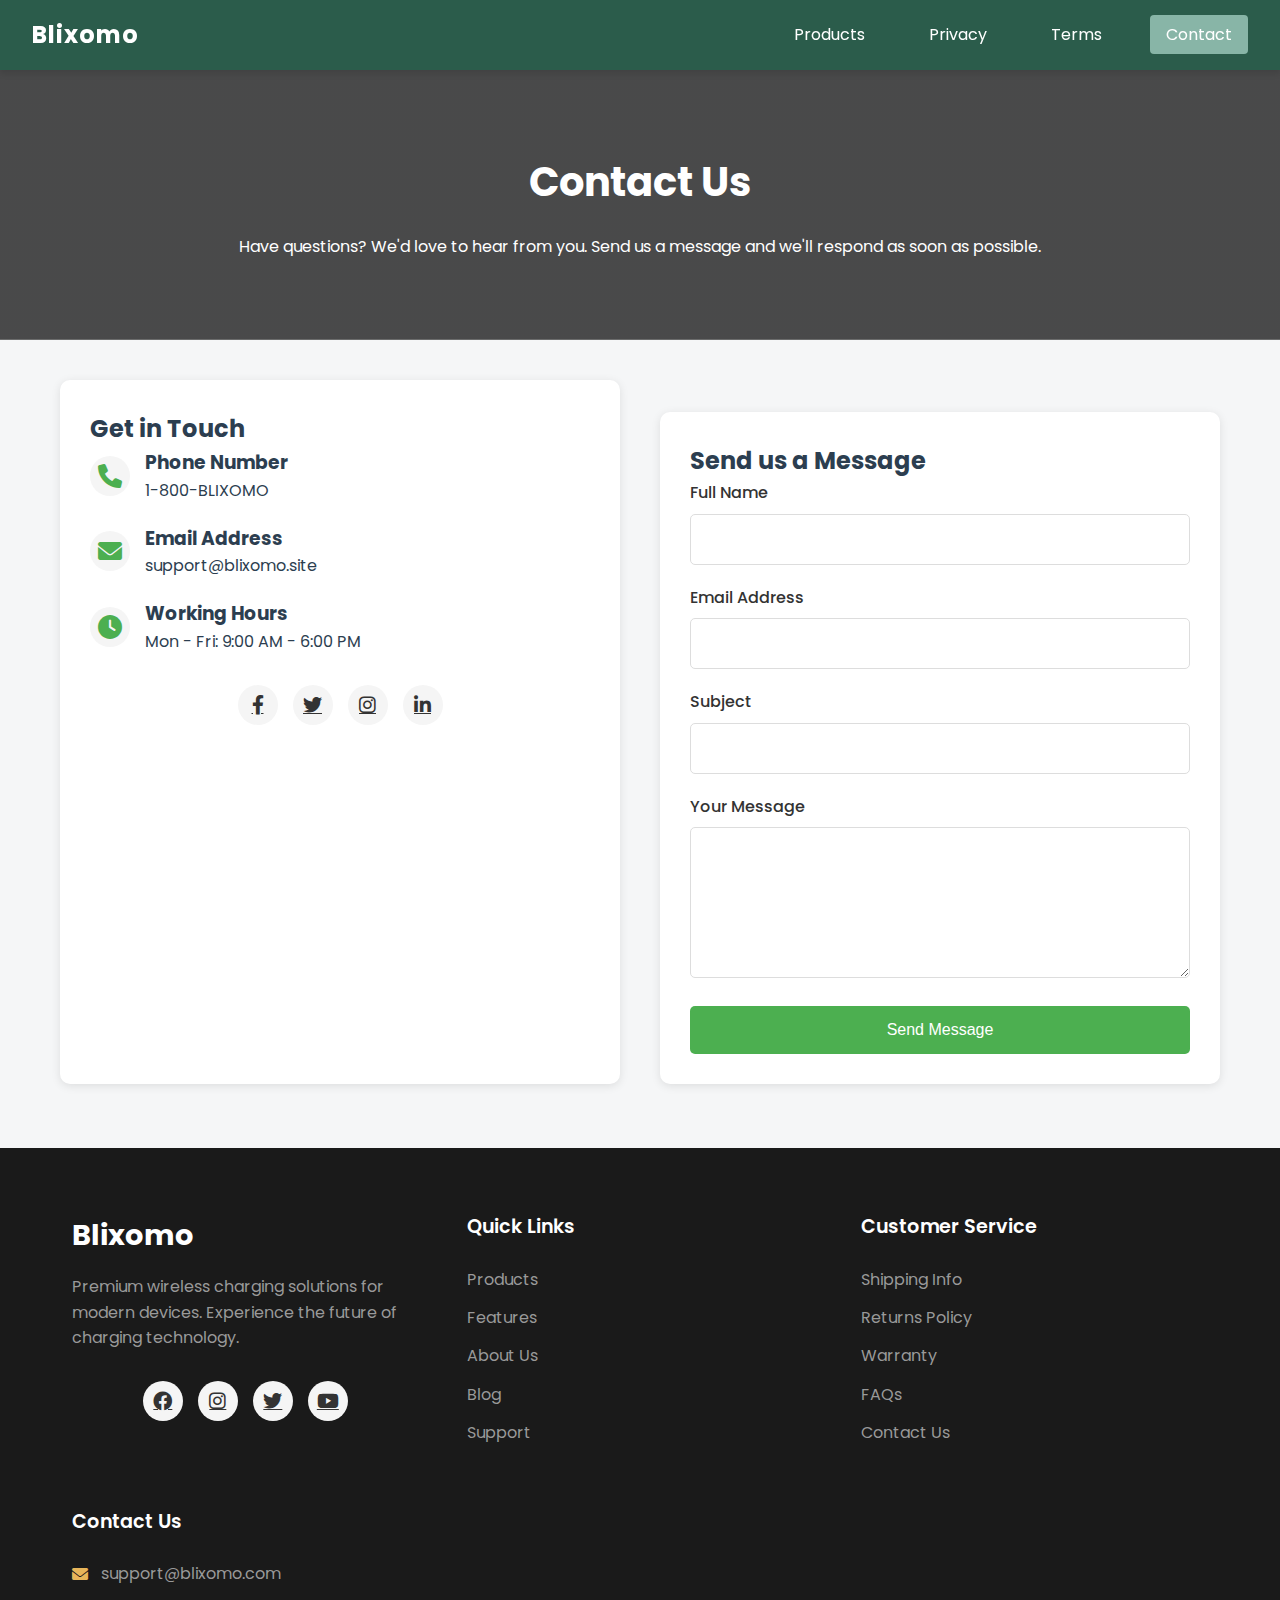
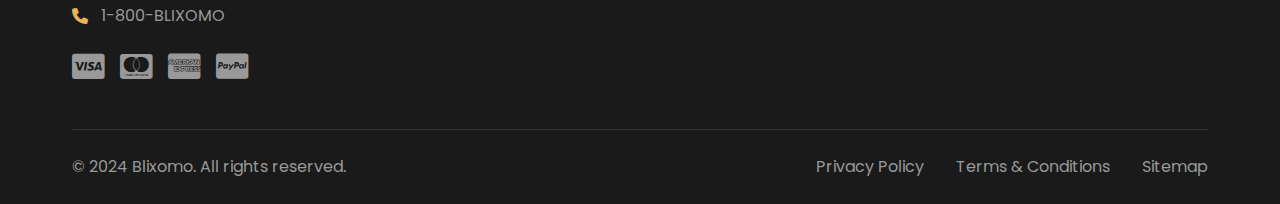
<file: contact.html>
<!DOCTYPE html>
<html lang="en">
<head>
    <meta charset="UTF-8">
    <meta name="viewport" content="width=device-width, initial-scale=1.0">
    <title>Contact Us - Blixomo</title>
    <link rel="preconnect" href="https://fonts.googleapis.com">
    <link rel="preconnect" href="https://fonts.gstatic.com" crossorigin>
    <link href="https://fonts.googleapis.com/css2?family=Poppins:wght@300;400;500;600;700&display=swap" rel="stylesheet">
    <link rel="stylesheet" href="https://cdnjs.cloudflare.com/ajax/libs/font-awesome/6.0.0/css/all.min.css">
    <link rel="stylesheet" href="styles.css">
    <style>
        .contact-hero {
            background: linear-gradient(rgba(0,0,0,0.7), rgba(0,0,0,0.7)), url('https://images.unsplash.com/photo-1423666639041-f56000c27a9a?ixlib=rb-1.2.1&auto=format&fit=crop&w=1350&q=80');
            background-size: cover;
            background-position: center;
            color: white;
            text-align: center;
            padding: 80px 20px;
        }

        .contact-hero h1 {
            font-size: 2.5em;
            margin-bottom: 20px;
        }

        .contact-section {
            max-width: 1200px;
            margin: 40px auto;
            padding: 0 20px;
            display: grid;
            grid-template-columns: 1fr 1fr;
            gap: 40px;
        }

        .contact-info-box {
            background: white;
            padding: 30px;
            border-radius: 10px;
            box-shadow: 0 2px 10px rgba(0,0,0,0.1);
        }

        .contact-info-item {
            display: flex;
            align-items: center;
            margin-bottom: 20px;
        }

        .contact-info-item i {
            font-size: 24px;
            color: #4CAF50;
            margin-right: 15px;
            width: 40px;
            height: 40px;
            background: #f5f5f5;
            border-radius: 50%;
            display: flex;
            align-items: center;
            justify-content: center;
        }

        .contact-form {
            background: white;
            padding: 30px;
            border-radius: 10px;
            box-shadow: 0 2px 10px rgba(0,0,0,0.1);
        }

        .form-group {
            margin-bottom: 20px;
        }

        .form-group label {
            display: block;
            margin-bottom: 8px;
            color: #333;
            font-weight: 500;
        }

        .form-group input,
        .form-group textarea {
            width: 100%;
            padding: 12px;
            border: 1px solid #ddd;
            border-radius: 5px;
            font-family: 'Poppins', sans-serif;
            font-size: 1em;
        }

        .form-group textarea {
            resize: vertical;
            min-height: 120px;
        }

        .submit-btn {
            background-color: #4CAF50;
            color: white;
            padding: 15px 30px;
            border: none;
            border-radius: 5px;
            cursor: pointer;
            font-size: 1em;
            font-weight: 500;
            transition: background-color 0.3s;
            width: 100%;
        }

        .submit-btn:hover {
            background-color: #45a049;
        }

        .social-links {
            margin-top: 30px;
            display: flex;
            gap: 15px;
            justify-content: center;
        }

        .social-links a {
            width: 40px;
            height: 40px;
            background: #f5f5f5;
            border-radius: 50%;
            display: flex;
            align-items: center;
            justify-content: center;
            color: #333;
            transition: all 0.3s;
        }

        .social-links a:hover {
            background: #4CAF50;
            color: white;
        }

        .success-message {
            display: none;
            background: #4CAF50;
            color: white;
            padding: 15px;
            border-radius: 5px;
            margin-top: 20px;
            text-align: center;
        }

        @media (max-width: 768px) {
            .contact-section {
                grid-template-columns: 1fr;
            }
        }
    </style>
</head>
<body>
    <header class="header">
        <nav class="navbar">
            <div class="logo">
                <a href="index.html">Blixomo</a>
            </div>
            <ul>
                <li><a href="/products.html">Products</a></li>
                <li><a href="privacy.html">Privacy</a></li>
                <li><a href="terms.html">Terms</a></li>
                <li><a href="contact.html" class="active">Contact</a></li>
            </ul>
        </nav>
    </header>

    <main>
        <section class="contact-hero">
            <h1>Contact Us</h1>
            <p>Have questions? We'd love to hear from you. Send us a message and we'll respond as soon as possible.</p>
        </section>
        
        <section class="contact-section">
            <div class="contact-info-box">
                <h2>Get in Touch</h2>
                <!-- <div class="contact-info-item">
                    <i class="fas fa-map-marker-alt"></i>
                    <div>
                        <h3>Our Location</h3>
                        <p>123 Tech Street, Silicon Valley, CA 94025</p>
                    </div>
                </div> -->
                <div class="contact-info-item">
                    <i class="fas fa-phone"></i>
                    <div>
                        <h3>Phone Number</h3>
                        <p>1-800-BLIXOMO</p>
                    </div>
                </div>
                <div class="contact-info-item">
                    <i class="fas fa-envelope"></i>
                    <div>
                        <h3>Email Address</h3>
                        <p>support@blixomo.site</p>
                    </div>
                </div>
                <div class="contact-info-item">
                    <i class="fas fa-clock"></i>
                    <div>
                        <h3>Working Hours</h3>
                        <p>Mon - Fri: 9:00 AM - 6:00 PM</p>
                    </div>
                </div>
                <div class="social-links">
                    <a href="#"><i class="fab fa-facebook-f"></i></a>
                    <a href="#"><i class="fab fa-twitter"></i></a>
                    <a href="#"><i class="fab fa-instagram"></i></a>
                    <a href="#"><i class="fab fa-linkedin-in"></i></a>
                </div>
            </div>

            <form id="contactForm" class="contact-form">
                <h2>Send us a Message</h2>
                <div class="form-group">
                    <label for="name">Full Name</label>
                    <input type="text" id="name" name="name" required>
                </div>

                <div class="form-group">
                    <label for="email">Email Address</label>
                    <input type="email" id="email" name="email" required>
                </div>

                <div class="form-group">
                    <label for="subject">Subject</label>
                    <input type="text" id="subject" name="subject" required>
                </div>

                <div class="form-group">
                    <label for="message">Your Message</label>
                    <textarea id="message" name="message" rows="5" required></textarea>
                </div>

                <button type="submit" class="submit-btn">Send Message</button>
                <div class="success-message" id="successMessage">
                    Thank you for your message! We'll get back to you soon.
                </div>
            </form>
        </section>
    </main>

    <footer class="footer">
        <div class="footer-content">
            <div class="footer-grid">
                <!-- Company Info -->
                <div class="footer-section">
                    <div class="footer-logo">
                        <span>Blixomo</span>
                    </div>
                    <p class="company-desc">Premium wireless charging solutions for modern devices. Experience the future of charging technology.</p>
                    <div class="social-links">
                        <a href="#" aria-label="Facebook"><i class="fab fa-facebook"></i></a>
                        <a href="#" aria-label="Instagram"><i class="fab fa-instagram"></i></a>
                        <a href="#" aria-label="Twitter"><i class="fab fa-twitter"></i></a>
                        <a href="#" aria-label="YouTube"><i class="fab fa-youtube"></i></a>
                    </div>
                </div>

                <!-- Quick Links -->
                <div class="footer-section">
                    <h3>Quick Links</h3>
                    <ul>
                        <li><a href="#products">Products</a></li>
                        <li><a href="#features">Features</a></li>
                        <li><a href="#about">About Us</a></li>
                        <li><a href="blog.html">Blog</a></li>
                        <li><a href="support.html">Support</a></li>
                    </ul>
                </div>

                <!-- Customer Service -->
                <div class="footer-section">
                    <h3>Customer Service</h3>
                    <ul>
                        <li><a href="shipping.html">Shipping Info</a></li>
                        <li><a href="returns.html">Returns Policy</a></li>
                        <li><a href="warranty.html">Warranty</a></li>
                        <li><a href="faq.html">FAQs</a></li>
                        <li><a href="contact.html">Contact Us</a></li>
                    </ul>
                </div>

                <!-- Contact Info -->
                <div class="footer-section">
                    <h3>Contact Us</h3>
                    <div class="contact-info">
                        <p><i class="fas fa-envelope"></i> support@blixomo.com</p>
                        <p><i class="fas fa-phone"></i> 1-800-BLIXOMO</p>
                       
                    </div>
                    <div class="payment-methods">
                        <i class="fab fa-cc-visa"></i>
                        <i class="fab fa-cc-mastercard"></i>
                        <i class="fab fa-cc-amex"></i>
                        <i class="fab fa-cc-paypal"></i>
                    </div>
                </div>
            </div>

            <!-- Bottom Footer -->
            <div class="footer-bottom">
                <div class="footer-bottom-content">
                    <p>&copy; 2024 Blixomo. All rights reserved.</p>
                    <div class="footer-bottom-links">
                        <a href="privacy.html">Privacy Policy</a>
                        <a href="terms.html">Terms & Conditions</a>
                        <a href="sitemap.html">Sitemap</a>
                    </div>
                </div>
            </div>
        </div>
    </footer>

    <script>
        document.getElementById('contactForm').addEventListener('submit', function(e) {
            e.preventDefault();
            // Here you would typically send the form data to your server
            
            // Show success message
            document.getElementById('successMessage').style.display = 'block';
            
            // Clear form
            this.reset();
            
            // Hide success message after 5 seconds
            setTimeout(() => {
                document.getElementById('successMessage').style.display = 'none';
            }, 5000);
        });
    </script>
</body>
</html>
</file>
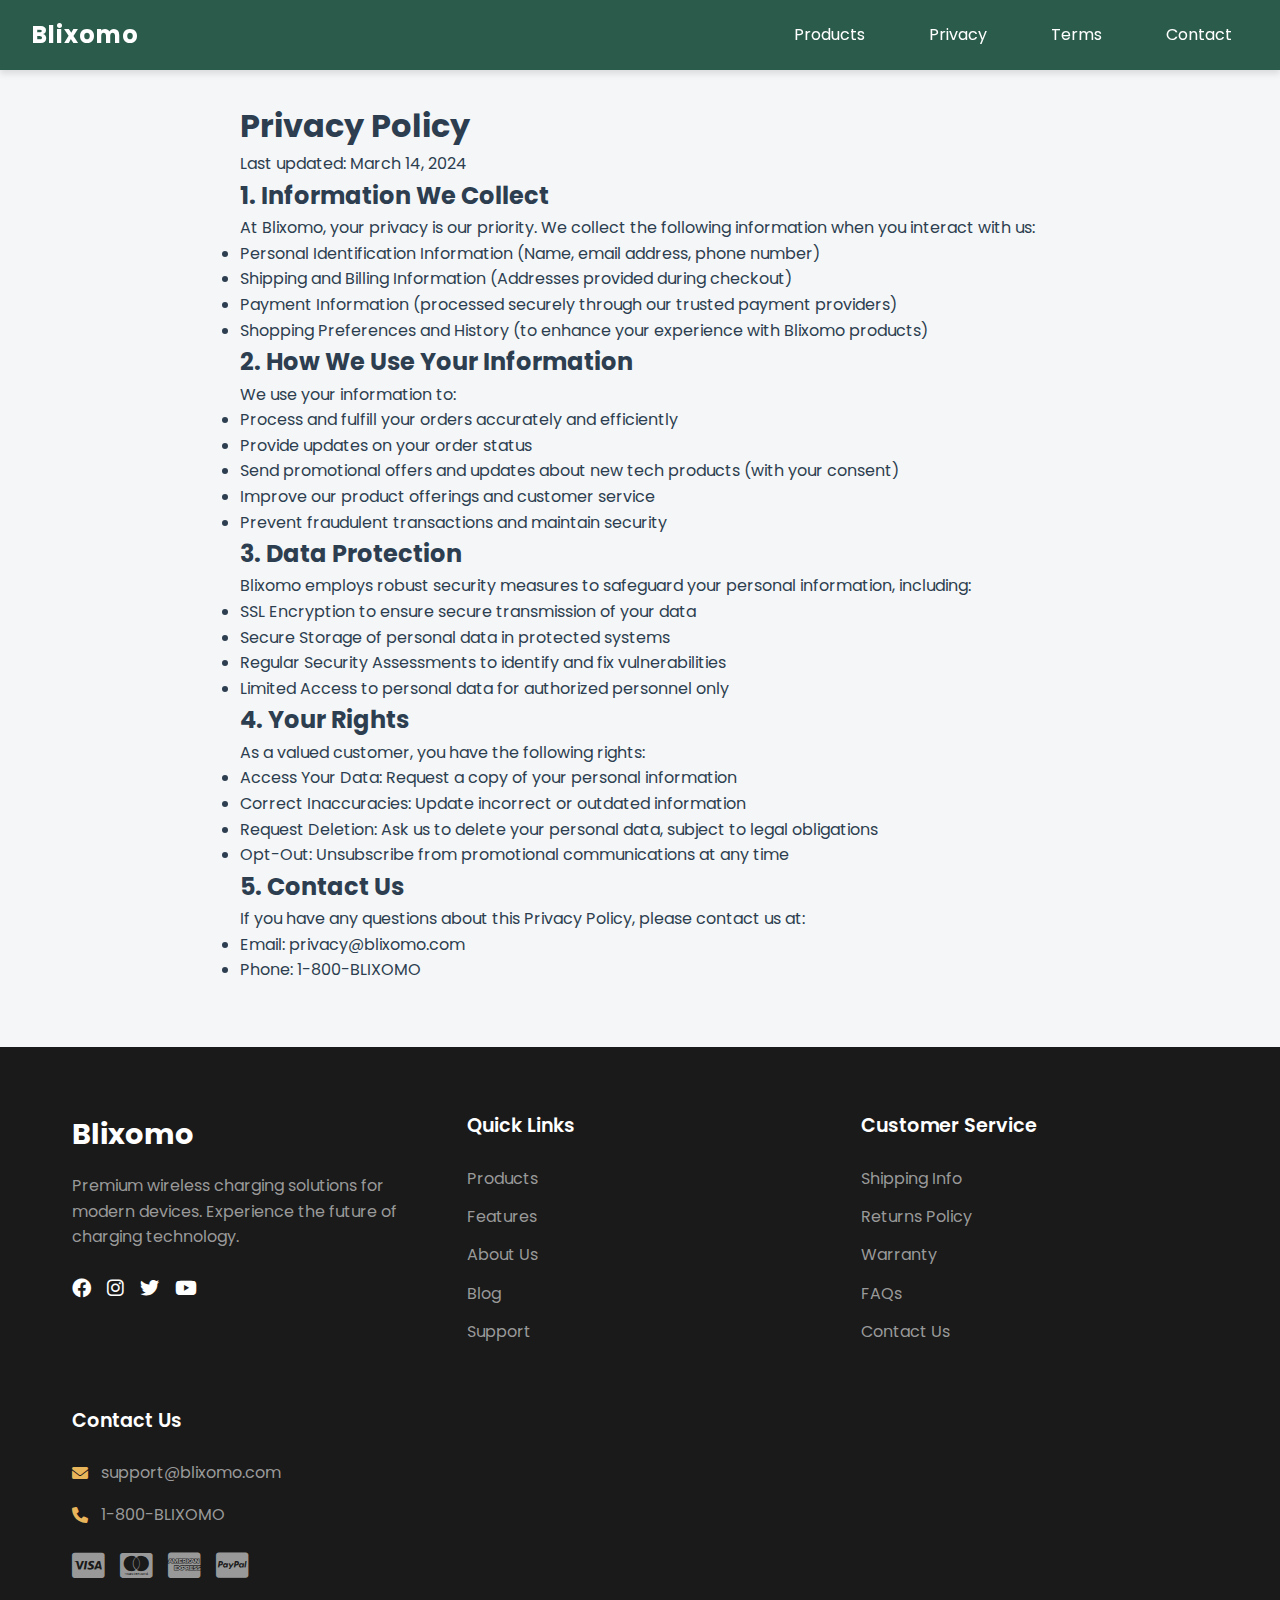
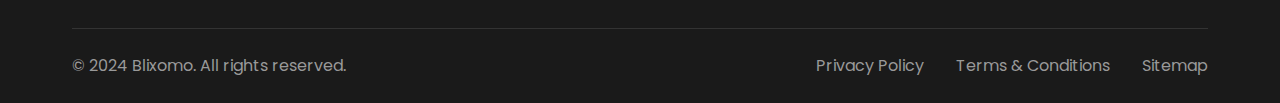
<file: privacy.html>
<!DOCTYPE html>
<html lang="en">
<head>
    <meta charset="UTF-8">
    <meta name="viewport" content="width=device-width, initial-scale=1.0">
    <title>Blixomo - Smart Charging Solutions</title>
    <link rel="preconnect" href="https://fonts.googleapis.com">
    <link rel="preconnect" href="https://fonts.gstatic.com" crossorigin>
    <link href="https://fonts.googleapis.com/css2?family=Poppins:wght@300;400;500;600;700&display=swap" rel="stylesheet">
    <link rel="stylesheet" href="https://cdnjs.cloudflare.com/ajax/libs/font-awesome/6.0.0/css/all.min.css">
    <link rel="stylesheet" href="styles.css">
</head>
<body>
    <header class="header">
        <nav class="navbar">
            <div class="logo">
                <a href="index.html">Blixomo</a>
            </div>
            <ul>
                <!-- <li><a href="#" class="active">Home</a></li> -->
                <li><a href="/products.html">Products</a></li>
                <!-- <li><a href="#features">Features</a></li> -->
                <li><a href="privacy.html">Privacy</a></li>
                <li><a href="terms.html">Terms</a></li>
                <li><a href="contact.html">Contact</a></li>
            </ul>
        </nav>
    </header>

    <main class="legal-content">
       <article>
    <h1>Privacy Policy</h1>
    <p class="last-updated">Last updated: March 14, 2024</p>
    
    <section>
        <h2>1. Information We Collect</h2>
        <p>At Blixomo, your privacy is our priority. We collect the following information when you interact with us:</p>
        <ul>
            <li>Personal Identification Information (Name, email address, phone number)</li>
            <li>Shipping and Billing Information (Addresses provided during checkout)</li>
            <li>Payment Information (processed securely through our trusted payment providers)</li>
            <li>Shopping Preferences and History (to enhance your experience with Blixomo products)</li>
        </ul>
    </section>

    <section>
        <h2>2. How We Use Your Information</h2>
        <p>We use your information to:</p>
        <ul>
            <li>Process and fulfill your orders accurately and efficiently</li>
            <li>Provide updates on your order status</li>
            <li>Send promotional offers and updates about new tech products (with your consent)</li>
            <li>Improve our product offerings and customer service</li>
            <li>Prevent fraudulent transactions and maintain security</li>
        </ul>
    </section>

    <section>
        <h2>3. Data Protection</h2>
        <p>Blixomo employs robust security measures to safeguard your personal information, including:</p>
        <ul>
            <li>SSL Encryption to ensure secure transmission of your data</li>
            <li>Secure Storage of personal data in protected systems</li>
            <li>Regular Security Assessments to identify and fix vulnerabilities</li>
            <li>Limited Access to personal data for authorized personnel only</li>
        </ul>
    </section>

    <section>
        <h2>4. Your Rights</h2>
        <p>As a valued customer, you have the following rights:</p>
        <ul>
            <li>Access Your Data: Request a copy of your personal information</li>
            <li>Correct Inaccuracies: Update incorrect or outdated information</li>
            <li>Request Deletion: Ask us to delete your personal data, subject to legal obligations</li>
            <li>Opt-Out: Unsubscribe from promotional communications at any time</li>
        </ul>
    </section>

    <section>
        <h2>5. Contact Us</h2>
        <p>If you have any questions about this Privacy Policy, please contact us at:</p>
        <ul>
            <li>Email: privacy@blixomo.com</li>
            <li>Phone: 1-800-BLIXOMO</li>
        </ul>
    </section>
</article>

    </main>

    <footer class="footer">
        <div class="footer-content">
            <div class="footer-grid">
                <!-- Company Info -->
                <div class="footer-section">
                    <div class="footer-logo">
                        <span>Blixomo</span>
                    </div>
                    <p class="company-desc">Premium wireless charging solutions for modern devices. Experience the future of charging technology.</p>
                    <div class="social-links">
                        <a href="#" aria-label="Facebook"><i class="fab fa-facebook"></i></a>
                        <a href="#" aria-label="Instagram"><i class="fab fa-instagram"></i></a>
                        <a href="#" aria-label="Twitter"><i class="fab fa-twitter"></i></a>
                        <a href="#" aria-label="YouTube"><i class="fab fa-youtube"></i></a>
                    </div>
                </div>

                <!-- Quick Links -->
                <div class="footer-section">
                    <h3>Quick Links</h3>
                    <ul>
                        <li><a href="#products">Products</a></li>
                        <li><a href="#features">Features</a></li>
                        <li><a href="#about">About Us</a></li>
                        <li><a href="blog.html">Blog</a></li>
                        <li><a href="support.html">Support</a></li>
                    </ul>
                </div>

                <!-- Customer Service -->
                <div class="footer-section">
                    <h3>Customer Service</h3>
                    <ul>
                        <li><a href="shipping.html">Shipping Info</a></li>
                        <li><a href="returns.html">Returns Policy</a></li>
                        <li><a href="warranty.html">Warranty</a></li>
                        <li><a href="faq.html">FAQs</a></li>
                        <li><a href="contact.html">Contact Us</a></li>
                    </ul>
                </div>

                <!-- Contact Info -->
                <div class="footer-section">
                    <h3>Contact Us</h3>
                    <div class="contact-info">
                        <p><i class="fas fa-envelope"></i> support@blixomo.com</p>
                        <p><i class="fas fa-phone"></i> 1-800-BLIXOMO</p>
                       
                    </div>
                    <div class="payment-methods">
                        <i class="fab fa-cc-visa"></i>
                        <i class="fab fa-cc-mastercard"></i>
                        <i class="fab fa-cc-amex"></i>
                        <i class="fab fa-cc-paypal"></i>
                    </div>
                </div>
            </div>

            <!-- Bottom Footer -->
            <div class="footer-bottom">
                <div class="footer-bottom-content">
                    <p>&copy; 2024 Blixomo. All rights reserved.</p>
                    <div class="footer-bottom-links">
                        <a href="privacy.html">Privacy Policy</a>
                        <a href="terms.html">Terms & Conditions</a>
                        <a href="sitemap.html">Sitemap</a>
                    </div>
                </div>
            </div>
        </div>
    </footer>
</body>
</html>
</file>
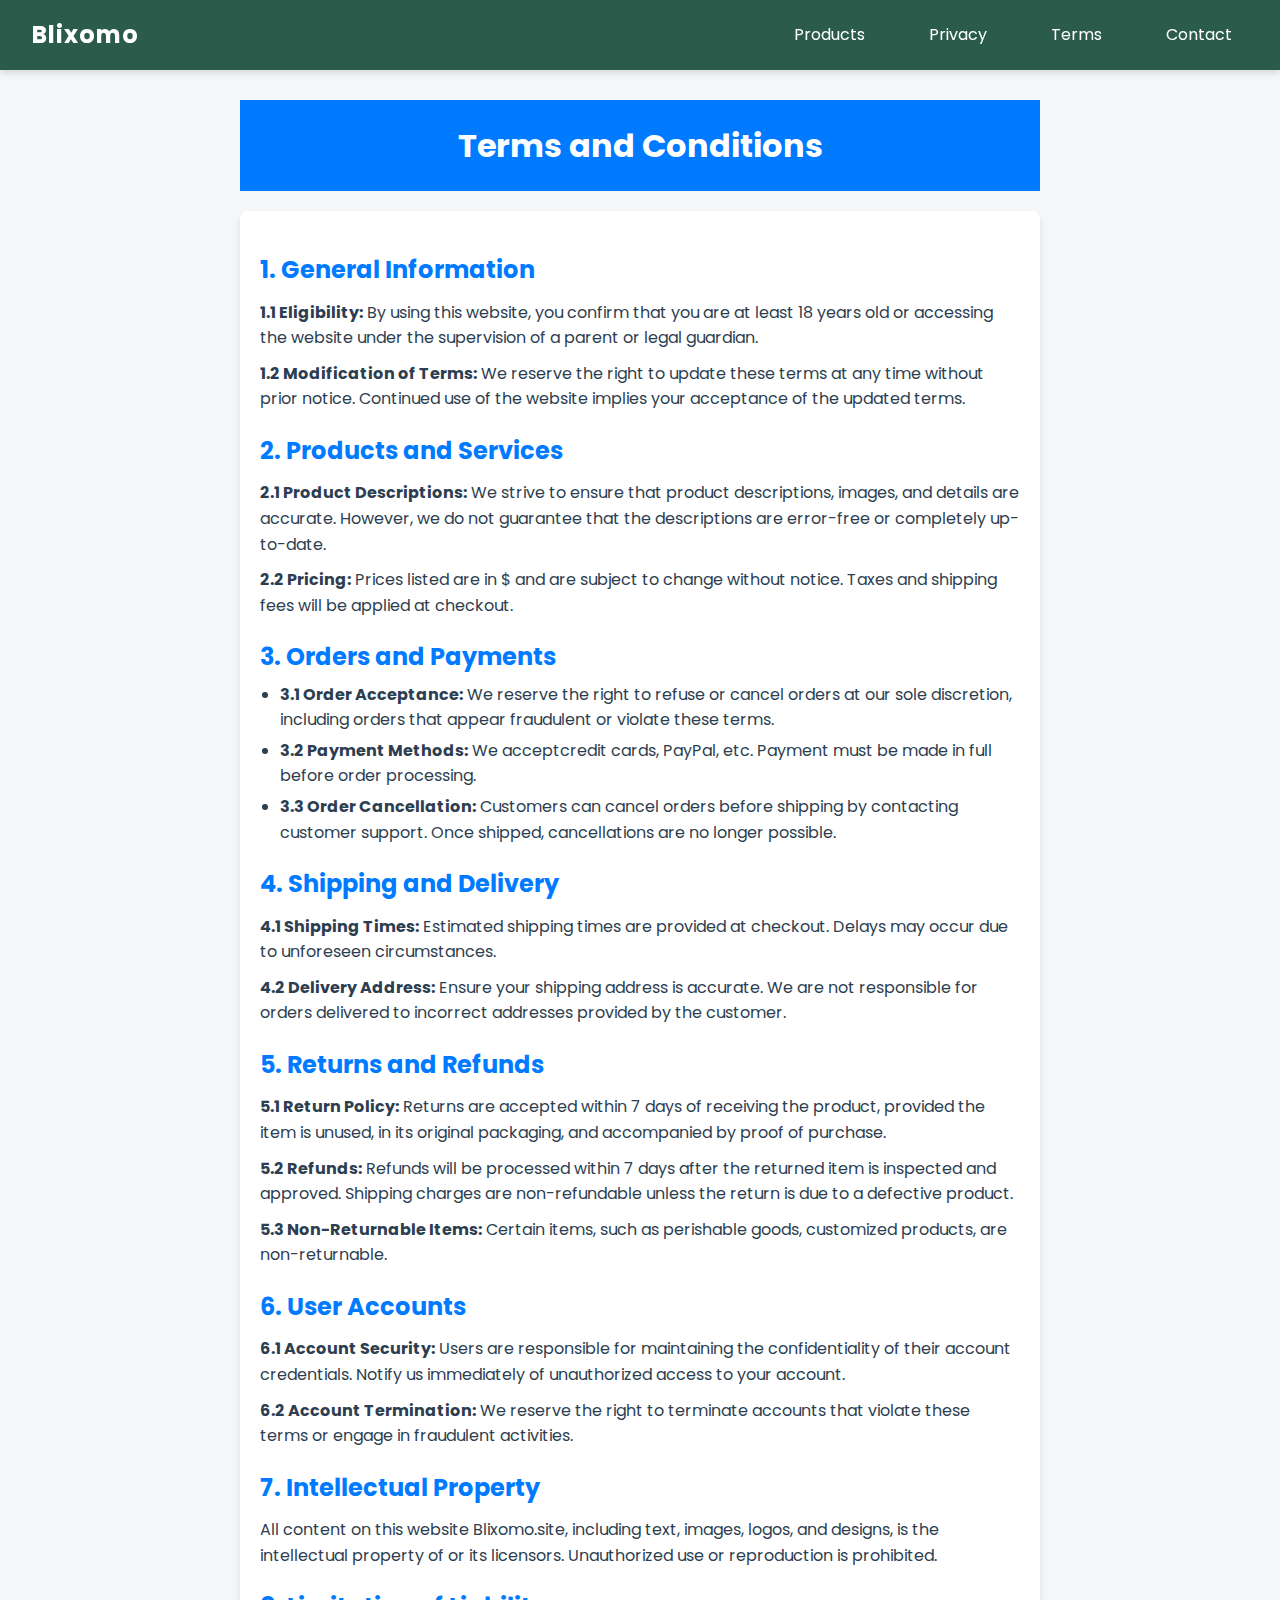
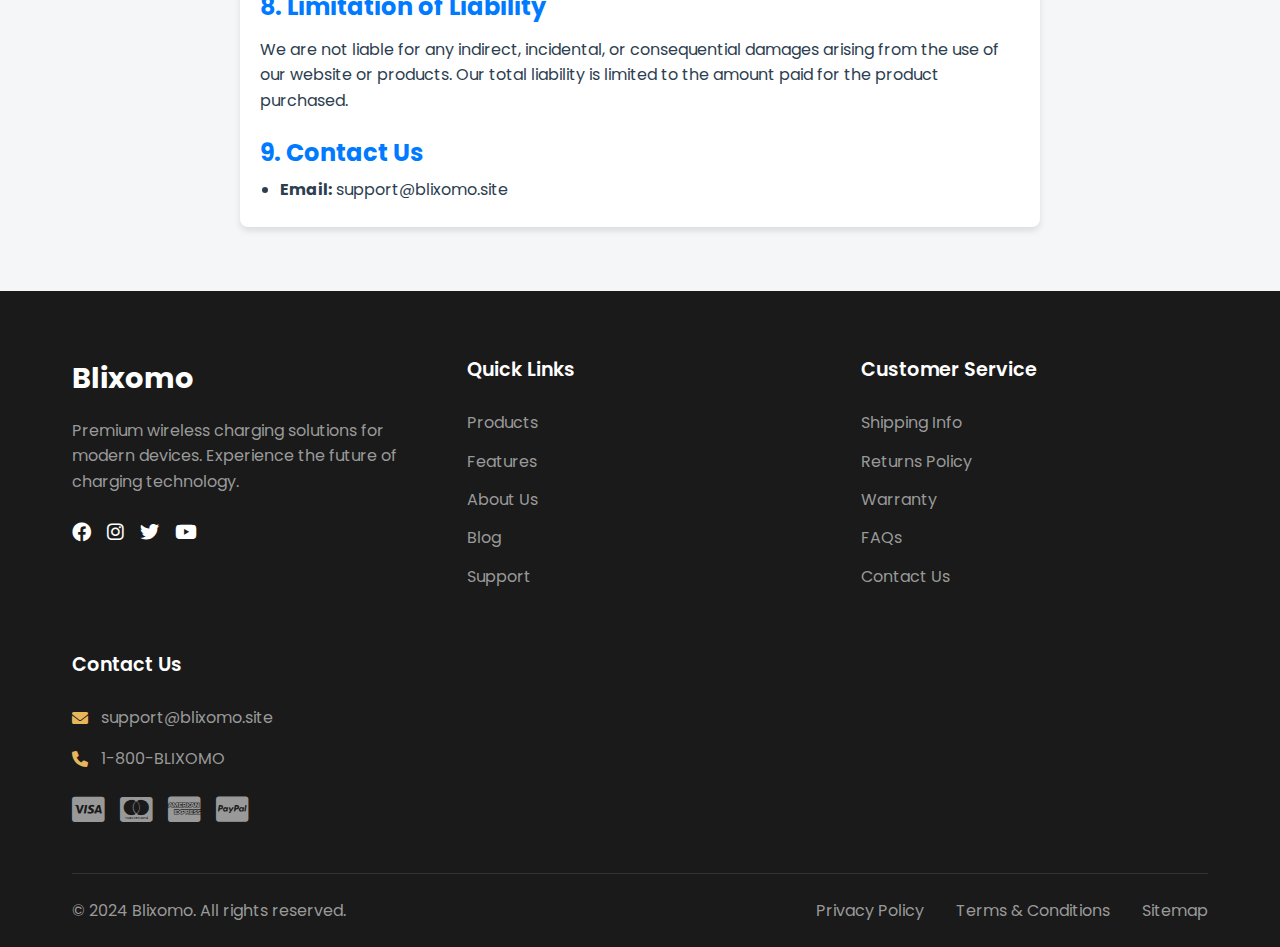
<file: terms.html>
<!DOCTYPE html>
<html lang="en">
<head>
    <meta charset="UTF-8">
    <meta name="viewport" content="width=device-width, initial-scale=1.0">
    <title>Blixomo - Smart Charging Solutions</title>
    <link rel="preconnect" href="https://fonts.googleapis.com">
    <link rel="preconnect" href="https://fonts.gstatic.com" crossorigin>
    <link href="https://fonts.googleapis.com/css2?family=Poppins:wght@300;400;500;600;700&display=swap" rel="stylesheet">
    <link rel="stylesheet" href="https://cdnjs.cloudflare.com/ajax/libs/font-awesome/6.0.0/css/all.min.css">
    <link rel="stylesheet" href="styles.css">
</head>
<body>
    <header class="header">
        <nav class="navbar">
            <div class="logo">
                <a href="index.html">Blixomo</a>
            </div>
            <ul>
                <!-- <li><a href="#" class="active">Home</a></li> -->
                <li><a href="/products.html">Products</a></li>
                <!-- <li><a href="#features">Features</a></li> -->
                <li><a href="privacy.html">Privacy</a></li>
                <li><a href="terms.html">Terms</a></li>
                <li><a href="contact.html">Contact</a></li>
            </ul>
        </nav>
    </header>

    <main class="legal-content">
        <header class="terms-header">
            <h1 class="terms-header__title">Terms and Conditions</h1>
        </header>
        <div class="terms-container">
            <h2 class="terms-section__title">1. General Information</h2>
            <p class="terms-section__paragraph">
                <strong>1.1 Eligibility:</strong> By using this website, you confirm that you are at least 18 years old or accessing the website under the supervision of a parent or legal guardian.
            </p>
            <p class="terms-section__paragraph">
                <strong>1.2 Modification of Terms:</strong> We reserve the right to update these terms at any time without prior notice. Continued use of the website implies your acceptance of the updated terms.
            </p>
            
            <h2 class="terms-section__title">2. Products and Services</h2>
            <p class="terms-section__paragraph">
                <strong>2.1 Product Descriptions:</strong> We strive to ensure that product descriptions, images, and details are accurate. However, we do not guarantee that the descriptions are error-free or completely up-to-date.
            </p>
            <p class="terms-section__paragraph">
                <strong>2.2 Pricing:</strong> Prices listed are in $ and are subject to change without notice. Taxes and shipping fees will be applied at checkout.
            </p>
            
            <h2 class="terms-section__title">3. Orders and Payments</h2>
            <ul class="terms-section__list">
                <li class="terms-section__list-item">
                    <strong>3.1 Order Acceptance:</strong> We reserve the right to refuse or cancel orders at our sole discretion, including orders that appear fraudulent or violate these terms.
                </li>
                <li class="terms-section__list-item">
                    <strong>3.2 Payment Methods:</strong> We acceptcredit cards, PayPal, etc. Payment must be made in full before order processing.
                </li>
                <li class="terms-section__list-item">
                    <strong>3.3 Order Cancellation:</strong> Customers can cancel orders before shipping by contacting customer support. Once shipped, cancellations are no longer possible.
                </li>
            </ul>
            
            <h2 class="terms-section__title">4. Shipping and Delivery</h2>
            <p class="terms-section__paragraph">
                <strong>4.1 Shipping Times:</strong> Estimated shipping times are provided at checkout. Delays may occur due to unforeseen circumstances.
            </p>
            <p class="terms-section__paragraph">
                <strong>4.2 Delivery Address:</strong> Ensure your shipping address is accurate. We are not responsible for orders delivered to incorrect addresses provided by the customer.
            </p>
            
            <h2 class="terms-section__title">5. Returns and Refunds</h2>
            <p class="terms-section__paragraph">
                <strong>5.1 Return Policy:</strong> Returns are accepted within 7 days of receiving the product, provided the item is unused, in its original packaging, and accompanied by proof of purchase.
            </p>
            <p class="terms-section__paragraph">
                <strong>5.2 Refunds:</strong> Refunds will be processed within 7 days after the returned item is inspected and approved. Shipping charges are non-refundable unless the return is due to a defective product.
            </p>
            <p class="terms-section__paragraph">
                <strong>5.3 Non-Returnable Items:</strong> Certain items, such as perishable goods, customized products, are non-returnable.
            </p>
            
            <h2 class="terms-section__title">6. User Accounts</h2>
            <p class="terms-section__paragraph">
                <strong>6.1 Account Security:</strong> Users are responsible for maintaining the confidentiality of their account credentials. Notify us immediately of unauthorized access to your account.
            </p>
            <p class="terms-section__paragraph">
                <strong>6.2 Account Termination:</strong> We reserve the right to terminate accounts that violate these terms or engage in fraudulent activities.
            </p>
            
            <h2 class="terms-section__title">7. Intellectual Property</h2>
            <p class="terms-section__paragraph">
                All content on this website Blixomo.site, including text, images, logos, and designs, is the intellectual property of  or its licensors. Unauthorized use or reproduction is prohibited.
            </p>
            
            <h2 class="terms-section__title">8. Limitation of Liability</h2>
            <p class="terms-section__paragraph">
                We are not liable for any indirect, incidental, or consequential damages arising from the use of our website or products. Our total liability is limited to the amount paid for the product purchased.
            </p>
            
           
            
            <h2 class="terms-section__title">9. Contact Us</h2>
            <ul class="terms-section__list">
                <li class="terms-section__list-item"><strong>Email:</strong> support@blixomo.site</li>
                <!-- <li class="terms-section__list-item"><strong>Phone:</strong> +[phone number]</li> -->
            </ul>
        </div>
    </main>

    <footer class="footer">
        <div class="footer-content">
            <div class="footer-grid">
                <!-- Company Info -->
                <div class="footer-section">
                    <div class="footer-logo">
                        <span>Blixomo</span>
                    </div>
                    <p class="company-desc">Premium wireless charging solutions for modern devices. Experience the future of charging technology.</p>
                    <div class="social-links">
                        <a href="#" aria-label="Facebook"><i class="fab fa-facebook"></i></a>
                        <a href="#" aria-label="Instagram"><i class="fab fa-instagram"></i></a>
                        <a href="#" aria-label="Twitter"><i class="fab fa-twitter"></i></a>
                        <a href="#" aria-label="YouTube"><i class="fab fa-youtube"></i></a>
                    </div>
                </div>

                <!-- Quick Links -->
                <div class="footer-section">
                    <h3>Quick Links</h3>
                    <ul>
                        <li><a href="products.html">Products</a></li>
                        <li><a href="index.html#features">Features</a></li>
                        <li><a href="#about">About Us</a></li>
                        <li><a href="#blog.html">Blog</a></li>
                        <li><a href="#support.html">Support</a></li>
                    </ul>
                </div>

                <!-- Customer Service -->
                <div class="footer-section">
                    <h3>Customer Service</h3>
                    <ul>
                        <li><a href="#shipping.html">Shipping Info</a></li>
                        <li><a href="#returns.html">Returns Policy</a></li>
                        <li><a href="#warranty.html">Warranty</a></li>
                        <li><a href="#faq.html">FAQs</a></li>
                        <li><a href="#contact.html">Contact Us</a></li>
                    </ul>
                </div>

                <!-- Contact Info -->
                <div class="footer-section">
                    <h3>Contact Us</h3>
                    <div class="contact-info">
                        <p><i class="fas fa-envelope"></i> support@blixomo.site</p>
                        <p><i class="fas fa-phone"></i> 1-800-BLIXOMO</p>
                       
                    </div>
                    <div class="payment-methods">
                        <i class="fab fa-cc-visa"></i>
                        <i class="fab fa-cc-mastercard"></i>
                        <i class="fab fa-cc-amex"></i>
                        <i class="fab fa-cc-paypal"></i>
                    </div>
                </div>
            </div>

            <!-- Bottom Footer -->
            <div class="footer-bottom">
                <div class="footer-bottom-content">
                    <p>&copy; 2024 Blixomo. All rights reserved.</p>
                    <div class="footer-bottom-links">
                        <a href="privacy.html">Privacy Policy</a>
                        <a href="terms.html">Terms & Conditions</a>
                        <a href="sitemap.html">Sitemap</a>
                    </div>
                </div>
            </div>
        </div>
    </footer>
</body>
</html>
</file>
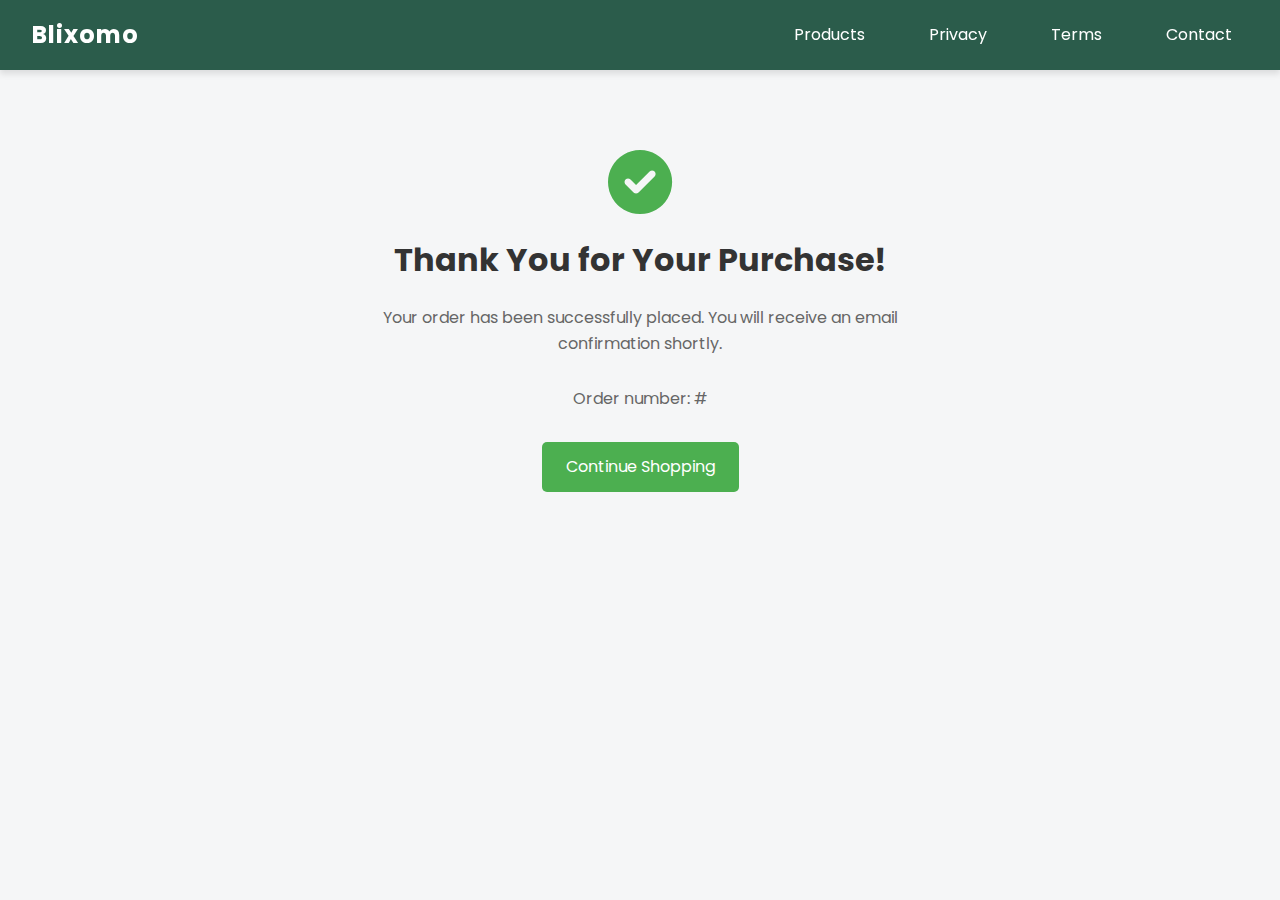
<file: thankyou.html>
<!DOCTYPE html>
<html lang="en">
<head>
    <meta charset="UTF-8">
    <meta name="viewport" content="width=device-width, initial-scale=1.0">
    <title>Thank You - Blixomo</title>
    <link rel="preconnect" href="https://fonts.googleapis.com">
    <link rel="preconnect" href="https://fonts.gstatic.com" crossorigin>
    <link href="https://fonts.googleapis.com/css2?family=Poppins:wght@300;400;500;600;700&display=swap" rel="stylesheet">
    <link rel="stylesheet" href="https://cdnjs.cloudflare.com/ajax/libs/font-awesome/6.0.0/css/all.min.css">
    <link rel="stylesheet" href="styles.css">
    <style>
        .thank-you-section {
            text-align: center;
            padding: 80px 20px;
            max-width: 600px;
            margin: 0 auto;
        }
        .thank-you-icon {
            color: #4CAF50;
            font-size: 64px;
            margin-bottom: 20px;
        }
        .thank-you-title {
            color: #333;
            font-size: 32px;
            margin-bottom: 20px;
        }
        .thank-you-message {
            color: #666;
            margin-bottom: 30px;
        }
        .back-to-shop {
            display: inline-block;
            padding: 12px 24px;
            background-color: #4CAF50;
            color: white;
            text-decoration: none;
            border-radius: 5px;
            transition: background-color 0.3s;
        }
        .back-to-shop:hover {
            background-color: #45a049;
        }
    </style>
</head>
<body>
    <header class="header">
        <nav class="navbar">
            <div class="logo">
                <a href="index.html">Blixomo</a>
            </div>
            <ul>
                <li><a href="/products.html">Products</a></li>
                <li><a href="privacy.html">Privacy</a></li>
                <li><a href="terms.html">Terms</a></li>
                <li><a href="contact.html">Contact</a></li>
            </ul>
        </nav>
    </header>

    <main>
        <section class="thank-you-section">
            <i class="fas fa-check-circle thank-you-icon"></i>
            <h1 class="thank-you-title">Thank You for Your Purchase!</h1>
            <p class="thank-you-message">Your order has been successfully placed. You will receive an email confirmation shortly.</p>
            <p class="thank-you-message">Order number: #<span id="orderNumber"></span></p>
            <a href="products.html" class="back-to-shop">Continue Shopping</a>
        </section>
    </main>

    <!-- Include your existing footer here -->
</body>
</html>
</file>
<file: styles.css>
:root {
    --primary-color: #2B5C4B;
    --secondary-color: #88B5A7;
    --accent-color: #E8B55A;
    --text-dark: #2C3E50;
    --text-light: #7F8C8D;
    --background-light: #F5F6F7;
    --white: #FFFFFF;
    --shadow: 0 4px 6px rgba(0, 0, 0, 0.1);
    --transition: all 0.3s ease;
}

/* Base Styles */
* {
    margin: 0;
    padding: 0;
    box-sizing: border-box;
}

body {
    font-family: 'Poppins', sans-serif;
    line-height: 1.6;
    background-color: var(--background-light);
    color: var(--text-dark);
}

/* Header Styles */
.header {
    position: fixed;
    top: 0;
    left: 0;
    right: 0;
    background-color: var(--primary-color);
    box-shadow: var(--shadow);
    z-index: 1000;
}

.navbar {
    display: flex;
    justify-content: space-between;
    align-items: center;
    max-width: 1400px;
    margin: 0 auto;
    padding: 1rem 2rem;
}

.logo {
    color: var(--white);
    font-size: 1.5rem;
    font-weight: 700;
    letter-spacing: 1px;
}
.logo a{
    text-decoration: none;
    color: var(--white);
}

.navbar ul {
    display: flex;
    gap: 2rem;
    list-style: none;
}

.navbar ul li a {
    color: var(--white);
    text-decoration: none;
    padding: 0.5rem 1rem;
    border-radius: 4px;
    transition: var(--transition);
}

.navbar ul li a:hover,
.navbar ul li a.active {
    background-color: var(--secondary-color);
    transform: translateY(-2px);
}

/* Hero Section */
main {
    margin-top: 70px;
}

.hero {
    background-color: var(--white);
    display: flex;
    align-items: center;
    min-height: 600px;
    padding: 2rem;
    position: relative;
    overflow: hidden;
}

.hero-content {
    flex: 1;
    padding: 4rem;
    position: relative;
    z-index: 2;
}


.cta-button {
    padding: 1rem 2rem;
    text-decoration: none;
    background: var(--accent-color);
    color: var(--text-dark);
    border: none;
    border-radius: 8px;
    cursor: pointer;
    font-family: 'Poppins', sans-serif;
    font-weight: 600;
    transition: var(--transition);
}

.hero h1 {
    font-size: 3rem;
    font-weight: 700;
    color: var(--primary-color);
    margin-bottom: 1.5rem;
    line-height: 1.2;
}

.hero p {
    font-size: 1.2rem;
    color: var(--text-light);
    margin-bottom: 2rem;
    max-width: 600px;
}

.hero-features {
    display: flex;
    gap: 2rem;
    margin-bottom: 2.5rem;
}

.hero-features span {
    display: flex;
    align-items: center;
    gap: 0.8rem;
    font-size: 1rem;
    color: var(--text-dark);
}

.hero-features i {
    color: var(--accent-color);
    font-size: 1.2rem;
}

.hero-image {
    flex: 1;
    position: relative;
    height: 500px;
}

.hero-image img {
    width: 100%;
    height: 100%;
    object-fit: cover;
    border-radius: 20px;
    box-shadow: var(--shadow);
}

/* Products Section */
.products {
    padding: 4rem 2rem;
    max-width: 1200px;
    margin: 0 auto;
}

.products h2 {
    text-align: center;
    font-size: 2.5rem;
    color: var(--primary-color);
    margin-bottom: 3rem;
}

.product-grid {
    display: grid;
    grid-template-columns: repeat(auto-fit, minmax(280px, 1fr));
    gap: 2rem;
}

.product-card {
    background: var(--white);
    border-radius: 15px;
    overflow: hidden;
    box-shadow: var(--shadow);
    transition: var(--transition);
}

.product-card:hover {
    transform: translateY(-10px);
    box-shadow: 0 8px 15px rgba(0, 0, 0, 0.1);
}

.product-image {
    position: relative;
    padding-top: 100%;
}

.product-image img {
    position: absolute;
    top: 0;
    left: 0;
    width: 100%;
    height: 100%;
    object-fit: cover;
    transition: var(--transition);
}
.product-features{
margin:7%;
}
.product-card:hover .product-image img {
    transform: scale(1.05);
}

.discount-tag {
    position: absolute;
    top: 1rem;
    left: 1rem;
    background-color: var(--accent-color);
    color: var(--white);
    padding: 0.5rem 1rem;
    border-radius: 25px;
    font-weight: 600;
    font-size: 0.9rem;
    box-shadow: var(--shadow);
}

.product-card h3 {
    padding: 1.5rem 1.5rem 0.5rem;
    font-size: 1.2rem;
    color: var(--text-dark);
}

.product-card .description {
    padding: 0 1.5rem;
    color: var(--text-light);
    font-size: 0.9rem;
    min-height: 3rem;
}

.price-container {
    padding: 1rem 1.5rem;
    display: flex;
    align-items: center;
    gap: 1rem;
}

.original-price {
    color: var(--text-light);
    text-decoration: line-through;
    font-size: 0.9rem;
}

.price {
    color: var(--primary-color);
    font-size: 1.3rem;
    font-weight: 600;
}

.product-card button {
    width: calc(100% - 3rem);
    margin: 0 1.5rem 1.5rem;
    padding: 1rem;
    border: none;
    border-radius: 8px;
    background-color: var(--accent-color);
    color: var(--text-dark);
    font-weight: 600;
    cursor: pointer;
    transition: var(--transition);
}

.product-card button:hover {
    background-color: #d4a54a;
    transform: translateY(-2px);
}

/* Features Section */
.features {
    background-color: var(--white);
    padding: 6rem 2rem;
    margin: 4rem 0;
}

.features-container {
    max-width: 1200px;
    margin: 0 auto;
    display: grid;
    grid-template-columns: repeat(auto-fit, minmax(250px, 1fr));
    gap: 2.5rem;
}

.feature-card {
    text-align: center;
    padding: 2.5rem 2rem;
    border-radius: 15px;
    background: var(--white);
    box-shadow: var(--shadow);
    transition: var(--transition);
}

.feature-card:hover {
    transform: translateY(-10px);
    box-shadow: 0 8px 15px rgba(0, 0, 0, 0.1);
}

.feature-card i {
    font-size: 2.5rem;
    color: var(--accent-color);
    margin-bottom: 1.5rem;
}

.feature-card h3 {
    color: var(--text-dark);
    margin-bottom: 1rem;
    font-size: 1.2rem;
}

.feature-card p {
    color: var(--text-light);
    font-size: 0.9rem;
}

/* Newsletter Section */
.newsletter {
    background-color: var(--primary-color);
    padding: 6rem 2rem;
    color: var(--white);
    text-align: center;
    position: relative;
    overflow: hidden;
}

.newsletter::before {
    content: '';
    position: absolute;
    top: 0;
    left: 0;
    right: 0;
    bottom: 0;
    background: linear-gradient(45deg, rgba(0,0,0,0.1) 0%, rgba(255,255,255,0.1) 100%);
}

.newsletter-content {
    position: relative;
    max-width: 600px;
    margin: 0 auto;
}

.newsletter h2 {
    font-size: 2.5rem;
    margin-bottom: 1.5rem;
}

.newsletter p {
    margin-bottom: 2.5rem;
    font-size: 1.1rem;
    opacity: 0.9;
}

.newsletter-form {
    display: flex;
    gap: 1rem;
    max-width: 500px;
    margin: 0 auto;
}

.newsletter-form input {
    flex: 1;
    padding: 1rem 1.5rem;
    border: none;
    border-radius: 8px;
    font-family: 'Poppins', sans-serif;
    font-size: 1rem;
}

.newsletter-form button {
    padding: 1rem 2rem;
    background: var(--accent-color);
    color: var(--text-dark);
    border: none;
    border-radius: 8px;
    cursor: pointer;
    font-family: 'Poppins', sans-serif;
    font-weight: 600;
    transition: var(--transition);
}

.newsletter-form button:hover {
    background: #d4a54a;
    transform: translateY(-2px);
}

.legal-content{
    max-width: 800px;
    margin: auto;
    padding-top: 100px;
}
.terms-header {
    background-color: #007bff;
    color: white;
    padding: 20px 10px;
    text-align: center;
}

.terms-header__title {
    margin: 0;
}

.terms-container {
    max-width: 800px;
    margin: 20px auto;
    background: white;
    padding: 20px;
    box-shadow: 0 4px 6px rgba(0, 0, 0, 0.1);
    border-radius: 8px;
}

.terms-section__title {
    color: #007bff;
    margin-top: 20px;
}

.terms-section__paragraph {
    margin: 10px 0;
}

.terms-section__list {
    padding-left: 20px;
}

.terms-section__list-item {
    margin: 5px 0;
}

.terms-footer {
    text-align: center;
    padding: 10px;
    background-color: #007bff;
    color: white;
    position: relative;
    bottom: 0;
    width: 100%;
}

.terms-footer__text {
    margin: 0;
}

/* Responsive Design */
@media (max-width: 1024px) {
    .hero {
        flex-direction: column;
        text-align: center;
        padding: 2rem 1rem;
    }

    .hero-content {
        padding: 2rem 1rem;
    }

    .hero-features {
        justify-content: center;
        flex-wrap: wrap;
    }

    .hero-image {
        height: 400px;
        margin-top: 2rem;
    }
}

@media (max-width: 768px) {
    .navbar {
        padding: 1rem;
    }

    .navbar ul {
        gap: 1rem;
    }

    .hero h1 {
        font-size: 2.5rem;
    }

    .products {
        padding: 2rem 1rem;
    }

    .newsletter-form {
        flex-direction: column;
        padding: 0 1rem;
    }

    .feature-card {
        padding: 2rem 1.5rem;
    }
}

@media (max-width: 480px) {
    .hero h1 {
        font-size: 2rem;
    }

    .hero p {
        font-size: 1rem;
    }

    .product-card {
        margin: 0 1rem;
    }

    .features {
        padding: 4rem 1rem;
    }
}

/* Footer Styles */
.footer {
    background-color: #1a1a1a;
    color: #fff;
    padding: 4rem 0 0;
    margin-top: 4rem;
}

.footer-content {
    max-width: 1200px;
    margin: 0 auto;
    padding: 0 2rem;
}

.footer-grid {
    display: grid;
    grid-template-columns: repeat(auto-fit, minmax(250px, 1fr));
    gap: 3rem;
    margin-bottom: 3rem;
}

.footer-section h3 {
    color: #fff;
    font-size: 1.2rem;
    margin-bottom: 1.5rem;
    font-weight: 600;
}

.footer-logo {
    font-size: 1.8rem;
    font-weight: 700;
    margin-bottom: 1rem;
    color: #fff;
}

.company-desc {
    color: #999;
    margin-bottom: 1.5rem;
    line-height: 1.6;
}

.social-links {
    display: flex;
    gap: 1rem;
    margin-top: 1.5rem;
}

.social-links a {
    color: #fff;
    font-size: 1.2rem;
    transition: color 0.3s ease;
}

.social-links a:hover {
    color: var(--accent-color);
}

.footer-section ul {
    list-style: none;
}

.footer-section ul li {
    margin-bottom: 0.8rem;
}

.footer-section ul li a {
    color: #999;
    text-decoration: none;
    transition: color 0.3s ease;
}

.footer-section ul li a:hover {
    color: #fff;
}

.contact-info p {
    display: flex;
    align-items: center;
    gap: 0.8rem;
    color: #999;
    margin-bottom: 1rem;
}

.contact-info i {
    color: var(--accent-color);
}

.payment-methods {
    margin-top: 1.5rem;
    display: flex;
    gap: 1rem;
    font-size: 1.8rem;
    color: #999;
}

.footer-bottom {
    border-top: 1px solid #333;
    padding: 1.5rem 0;
}

.footer-bottom-content {
    display: flex;
    justify-content: space-between;
    align-items: center;
    flex-wrap: wrap;
    gap: 1rem;
}

.footer-bottom p {
    color: #999;
}

.footer-bottom-links {
    display: flex;
    gap: 2rem;
}

.footer-bottom-links a {
    color: #999;
    text-decoration: none;
    transition: color 0.3s ease;
}

.footer-bottom-links a:hover {
    color: #fff;
}

/* Responsive Footer */
@media (max-width: 768px) {
    .footer-grid {
        grid-template-columns: repeat(2, 1fr);
        gap: 2rem;
    }

    .footer-bottom-content {
        flex-direction: column;
        text-align: center;
    }

    .footer-bottom-links {
        justify-content: center;
    }
}

@media (max-width: 480px) {
    .footer-grid {
        grid-template-columns: 1fr;
    }

    .footer {
        padding: 2rem 0 0;
    }

    .footer-content {
        padding: 0 1rem;
    }

    .payment-methods {
        justify-content: center;
    }
}

/* Products Page Specific Styles */
.products-hero {
    background-color: var(--primary-color);
    padding: 4rem 2rem;
    text-align: center;
    color: var(--white);
    margin-bottom: 2rem;
}

.products-hero h1 {
    font-size: 2.5rem;
    margin-bottom: 1rem;
}

.products-hero p {
    font-size: 1.1rem;
    opacity: 0.9;
}

.products-header {
    display: flex;
    justify-content: flex-end;
    margin-bottom: 2rem;
    padding: 0 2rem;
}

.filters select {
    padding: 0.8rem 1.5rem;
    border: 1px solid #ddd;
    border-radius: 8px;
    font-family: 'Poppins', sans-serif;
    font-size: 0.9rem;
    color: var(--text-dark);
    cursor: pointer;
    background-color: var(--white);
}

.products-section {
    max-width: 1200px;
    margin: 0 auto;
    padding: 2rem 0;
}

/* Badge Styles */
.product-badges {
    position: absolute;
    top: 1rem;
    right: 1rem;
    display: flex;
    flex-direction: column;
    gap: 0.5rem;
}

.badge {
    padding: 0.4rem 0.8rem;
    border-radius: 4px;
    font-size: 0.8rem;
    font-weight: 600;
    color: var(--white);
}

.badge.new {
    background-color: #2ecc71;
}

.badge.bestseller {
    background-color: #e74c3c;
}

.badge.trending {
    background-color: #3498db;
}

/* Responsive adjustments */
@media (max-width: 768px) {
    .products-hero {
        padding: 3rem 1rem;
    }

    .products-header {
        padding: 0 1rem;
    }

    .filters select {
        width: 100%;
    }
}

/* Contact Form Styles */
.contact-section {
    max-width: 800px;
    margin: 2rem auto;
    padding: 0 1rem;
}

.contact-form {
    margin-top: 2rem;
}

.form-group {
    margin-bottom: 1.5rem;
}

.form-group label {
    display: block;
    margin-bottom: 0.5rem;
    font-weight: bold;
}

.form-group input,
.form-group textarea {
    width: 100%;
    padding: 0.5rem;
    border: 1px solid #ddd;
    border-radius: 4px;
    font-size: 1rem;
}

.form-group textarea {
    resize: vertical;
}

.submit-btn {
    background-color: #007bff;
    color: white;
    padding: 0.75rem 1.5rem;
    border: none;
    border-radius: 4px;
    cursor: pointer;
    font-size: 1rem;
}

.submit-btn:hover {
    background-color: #0056b3;
}
</file>
